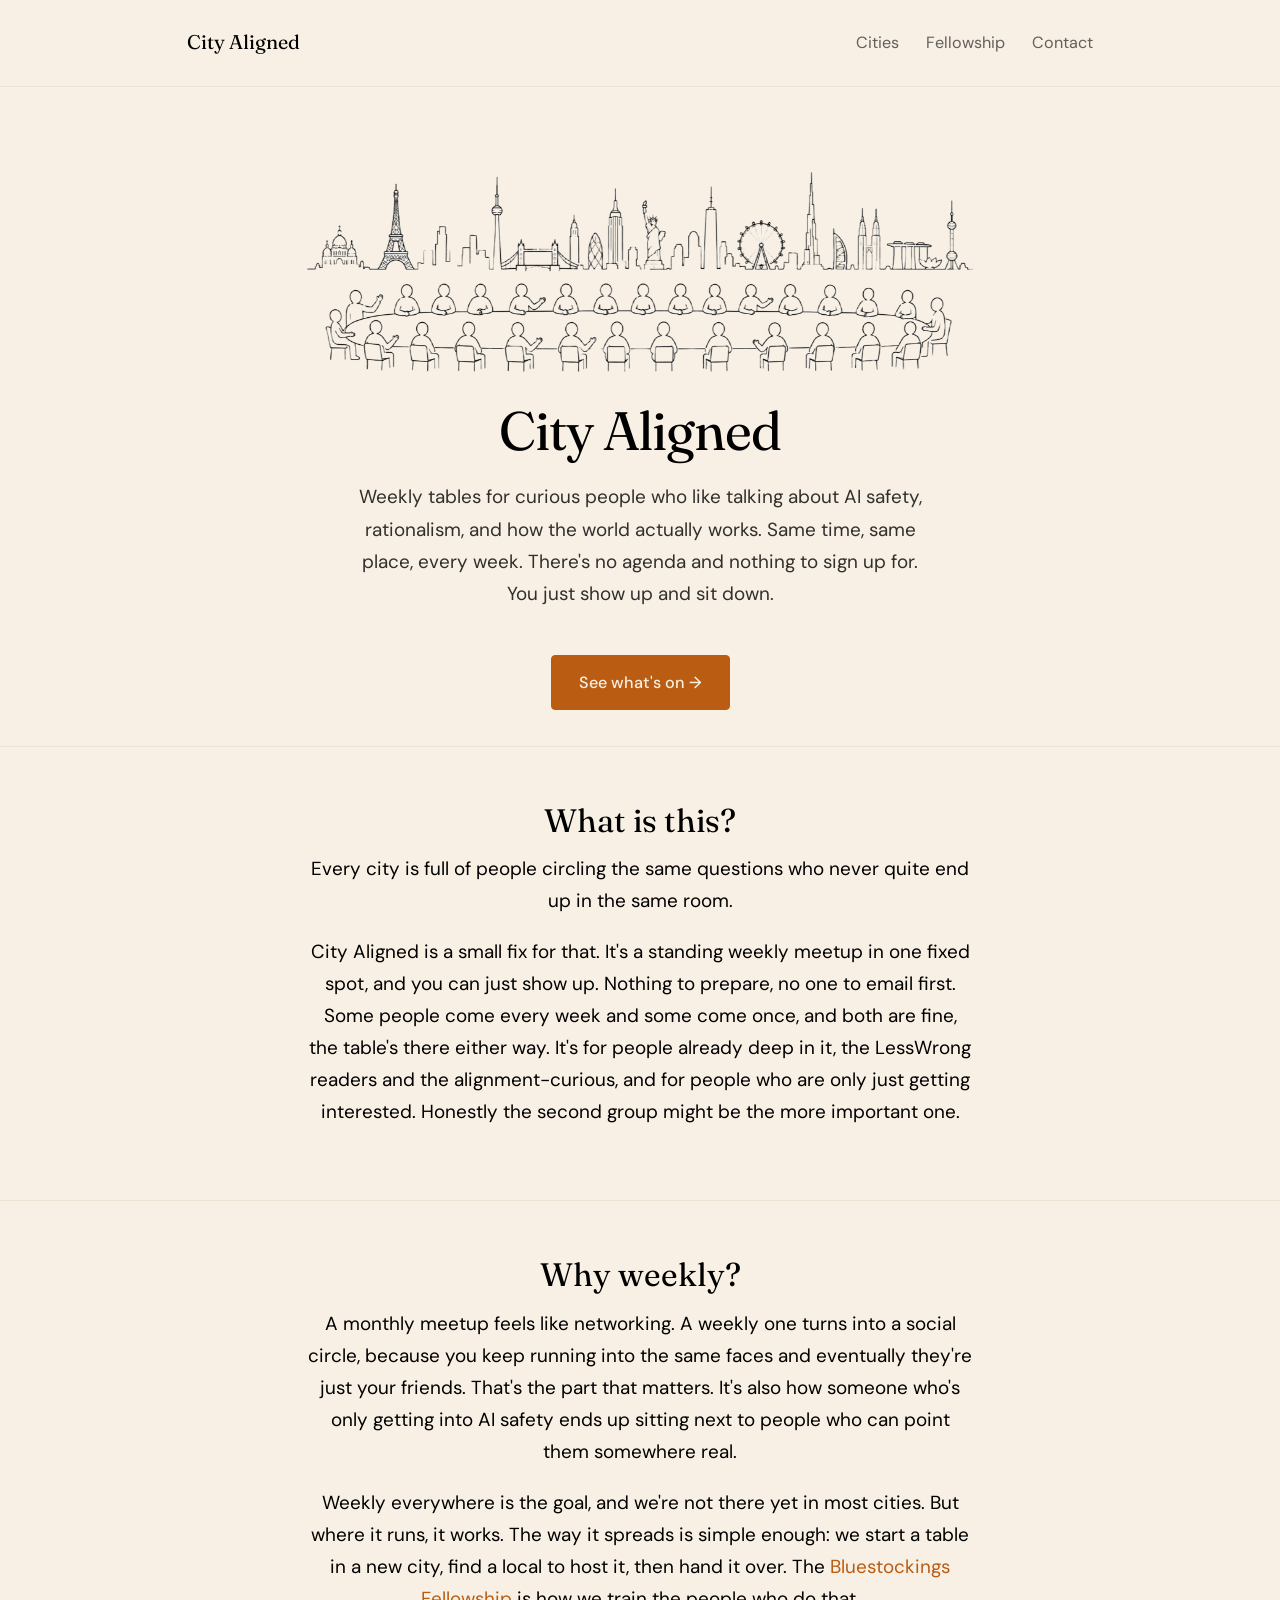
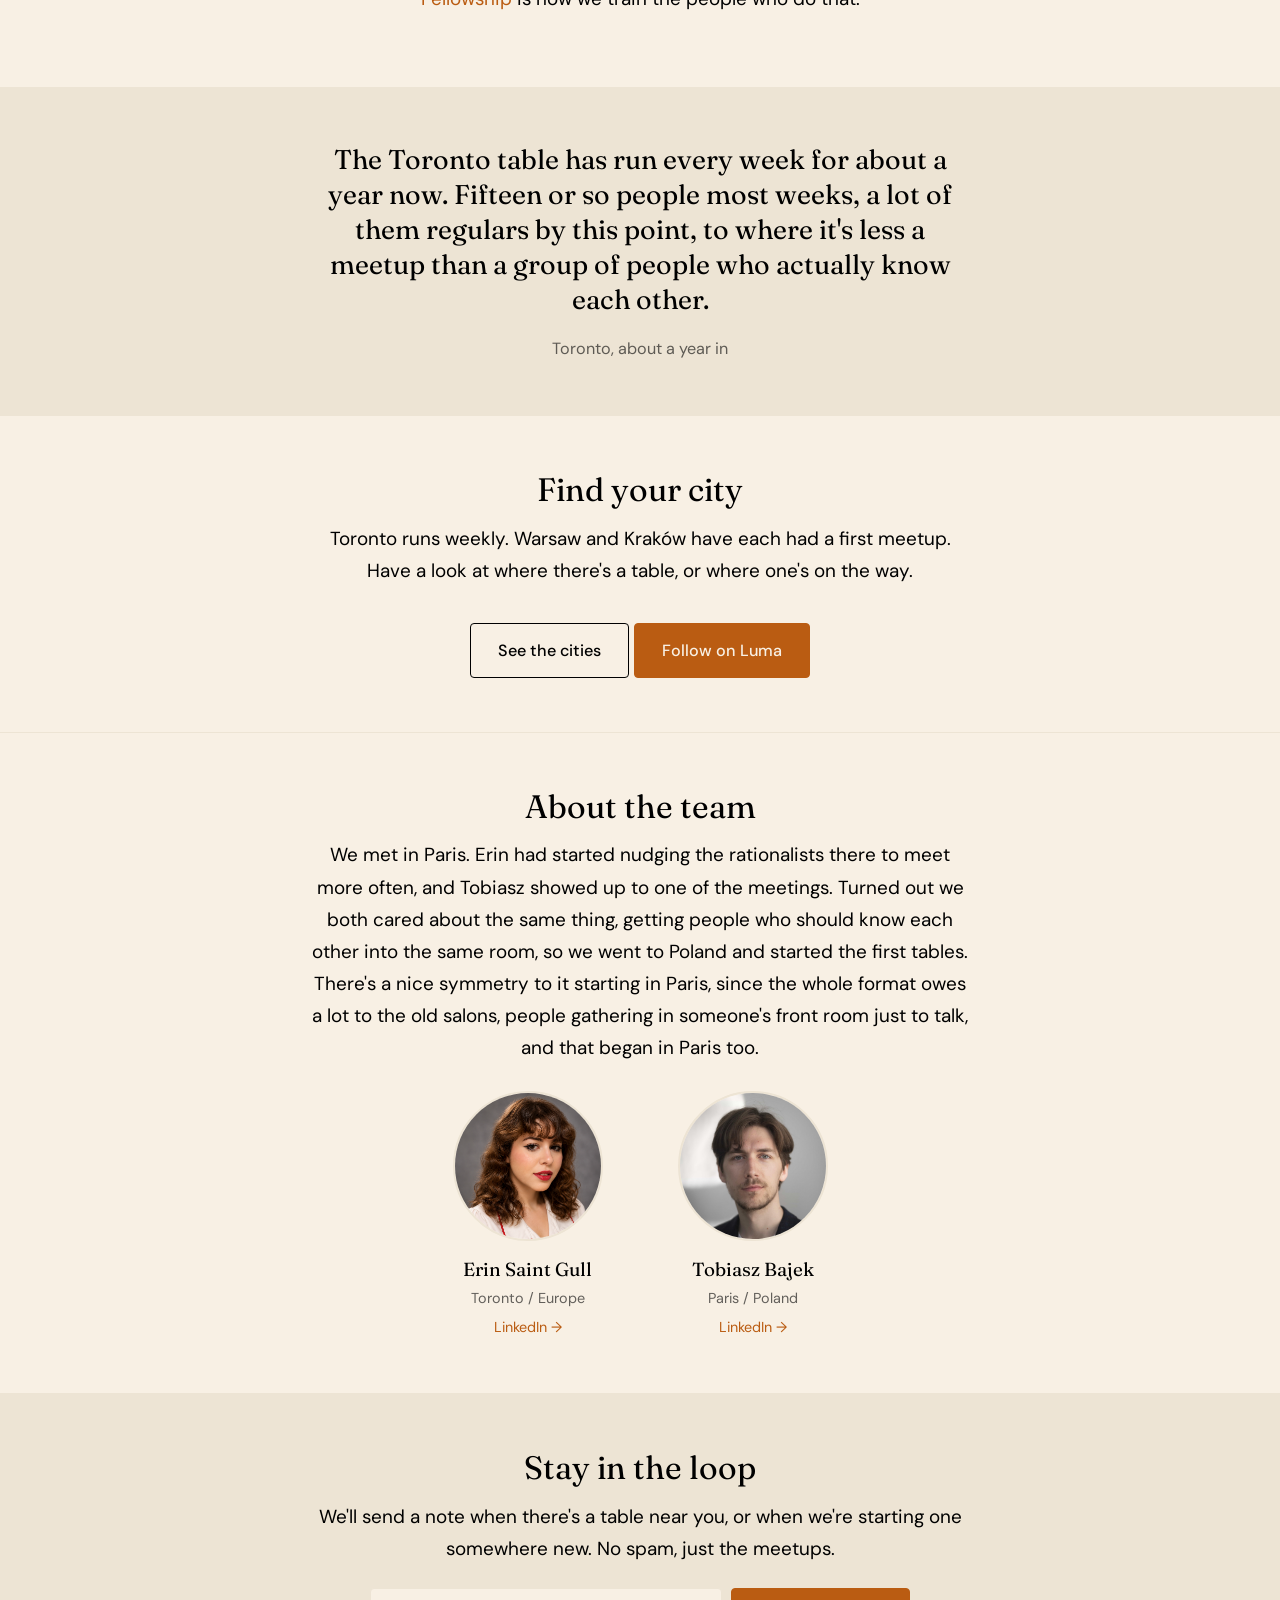
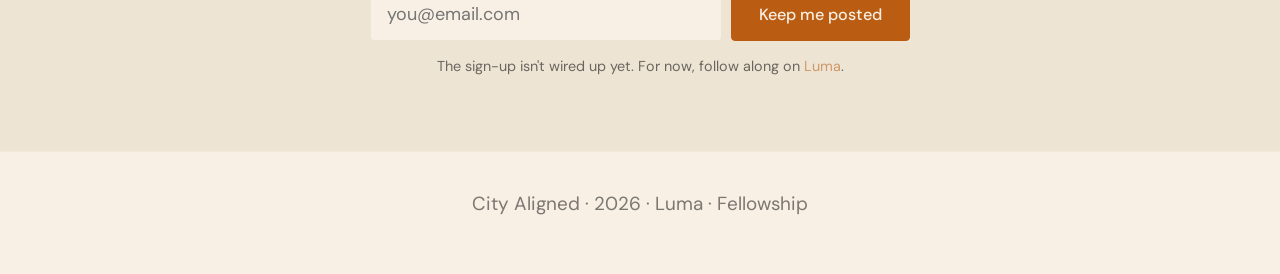
<file: index.html>
<!DOCTYPE html>
<html lang="en">
<head>
  <meta charset="UTF-8">
  <meta name="viewport" content="width=device-width, initial-scale=1.0">
  <title>City Aligned</title>
  <meta name="description" content="Weekly tables for curious people who like talking about AI safety, rationalism, and how the world works. Same time, same place. Just show up.">
  <meta property="og:title" content="City Aligned">
  <meta property="og:description" content="Weekly tables for curious people who like talking about AI safety, rationalism, and how the world works.">
  <meta property="og:image" content="/assets/images/real-website-banner.png">
  <meta property="og:type" content="website">
  <link rel="preconnect" href="https://fonts.googleapis.com">
  <link rel="preconnect" href="https://fonts.gstatic.com" crossorigin>
  <link href="https://fonts.googleapis.com/css2?family=DM+Sans:wght@400;500;700&family=Fraunces:opsz,wght@9..144,400;9..144,600&display=swap" rel="stylesheet">
  <link rel="stylesheet" href="/assets/css/style.css">
</head>
<body>

  <header class="site-header">
    <div class="container container--wide">
      <a href="/" class="site-logo">City Aligned</a>
      <nav>
        <ul class="site-nav">
          <li><a href="/cities/">Cities</a></li>
          <li><a href="/fellowship/">Fellowship</a></li>
          <li><a href="/#newsletter">Contact</a></li>
        </ul>
      </nav>
    </div>
  </header>

  <main>
    <section class="hero">
      <div class="container">
        <img src="/assets/images/real-website-banner.png" alt="Illustrated skyline with people gathered at a long table" class="hero-banner">
        <h1>City Aligned</h1>
        <p>Weekly tables for curious people who like talking about AI safety, rationalism, and how the world actually works. Same time, same place, every week. There's no agenda and nothing to sign up for. You just show up and sit down.</p>
        <a href="https://luma.com/cityaligned" class="btn btn--primary" target="_blank" rel="noopener">See what's on →</a>
      </div>
    </section>

    <section class="text-center">
      <div class="container">
        <h2>What is this?</h2>
        <p class="lede">Every city is full of people circling the same questions who never quite end up in the same room.</p>
        <p>City Aligned is a small fix for that. It's a standing weekly meetup in one fixed spot, and you can just show up. Nothing to prepare, no one to email first. Some people come every week and some come once, and both are fine, the table's there either way. It's for people already deep in it, the LessWrong readers and the alignment-curious, and for people who are only just getting interested. Honestly the second group might be the more important one.</p>
      </div>
    </section>

    <section class="text-center">
      <div class="container">
        <h2>Why weekly?</h2>
        <p>A monthly meetup feels like networking. A weekly one turns into a social circle, because you keep running into the same faces and eventually they're just your friends. That's the part that matters. It's also how someone who's only getting into AI safety ends up sitting next to people who can point them somewhere real.</p>
        <p>Weekly everywhere is the goal, and we're not there yet in most cities. But where it runs, it works. The way it spreads is simple enough: we start a table in a new city, find a local to host it, then hand it over. The <a href="/fellowship/">Bluestockings Fellowship</a> is how we train the people who do that.</p>
      </div>
    </section>

    <section class="proof">
      <div class="container">
        <blockquote>The Toronto table has run every week for about a year now. Fifteen or so people most weeks, a lot of them regulars by this point, to where it's less a meetup than a group of people who actually know each other.</blockquote>
        <cite>Toronto, about a year in</cite>
      </div>
    </section>

    <section class="text-center">
      <div class="container">
        <h2>Find your city</h2>
        <p style="margin-left:auto;margin-right:auto;">Toronto runs weekly. Warsaw and Kraków have each had a first meetup. Have a look at where there's a table, or where one's on the way.</p>
        <a href="/cities/" class="btn mt-2">See the cities</a>
        <a href="https://luma.com/cityaligned" class="btn btn--primary mt-2" target="_blank" rel="noopener">Follow on Luma</a>
      </div>
    </section>

    <section>
      <div class="container text-center">
        <h2>About the team</h2>
        <p style="margin-left:auto;margin-right:auto;">We met in Paris. Erin had started nudging the rationalists there to meet more often, and Tobiasz showed up to one of the meetings. Turned out we both cared about the same thing, getting people who should know each other into the same room, so we went to Poland and started the first tables. There's a nice symmetry to it starting in Paris, since the whole format owes a lot to the old salons, people gathering in someone's front room just to talk, and that began in Paris too.</p>
        <div class="team-grid">
          <div class="team-card">
            <a href="https://www.linkedin.com/in/erinsaintgull/" target="_blank" rel="noopener">
              <img src="/assets/images/team/erin.png" alt="Erin Saint Gull">
              <div class="name">Erin Saint Gull</div>
              <div class="location">Toronto / Europe</div>
              <div class="linkedin">LinkedIn →</div>
            </a>
          </div>
          <div class="team-card">
            <a href="https://www.linkedin.com/in/tobiasz-bajek/" target="_blank" rel="noopener">
              <img src="/assets/images/team/tobiasz.jpeg" alt="Tobiasz Bajek">
              <div class="name">Tobiasz Bajek</div>
              <div class="location">Paris / Poland</div>
              <div class="linkedin">LinkedIn →</div>
            </a>
          </div>
        </div>
      </div>
    </section>

    <section class="newsletter" id="newsletter">
      <div class="container text-center">
        <h2>Stay in the loop</h2>
        <p style="margin-left:auto;margin-right:auto;">We'll send a note when there's a table near you, or when we're starting one somewhere new. No spam, just the meetups.</p>
        <!-- TODO: point action at the Listmonk public subscription endpoint once it's set up -->
        <form class="newsletter-form" action="#" method="post" onsubmit="return false;">
          <input type="email" name="email" placeholder="you@email.com" aria-label="Email address" required>
          <button type="submit" class="btn btn--primary">Keep me posted</button>
        </form>
        <p class="newsletter-note">The sign-up isn't wired up yet. For now, follow along on <a href="https://luma.com/cityaligned" target="_blank" rel="noopener">Luma</a>.</p>
      </div>
    </section>

  </main>

  <footer class="site-footer">
    <div class="container">
      <p>City Aligned · 2026 · <a href="https://luma.com/cityaligned" target="_blank" rel="noopener">Luma</a> · <a href="/fellowship/">Fellowship</a></p>
    </div>
  </footer>

</body>
</html>
</file>
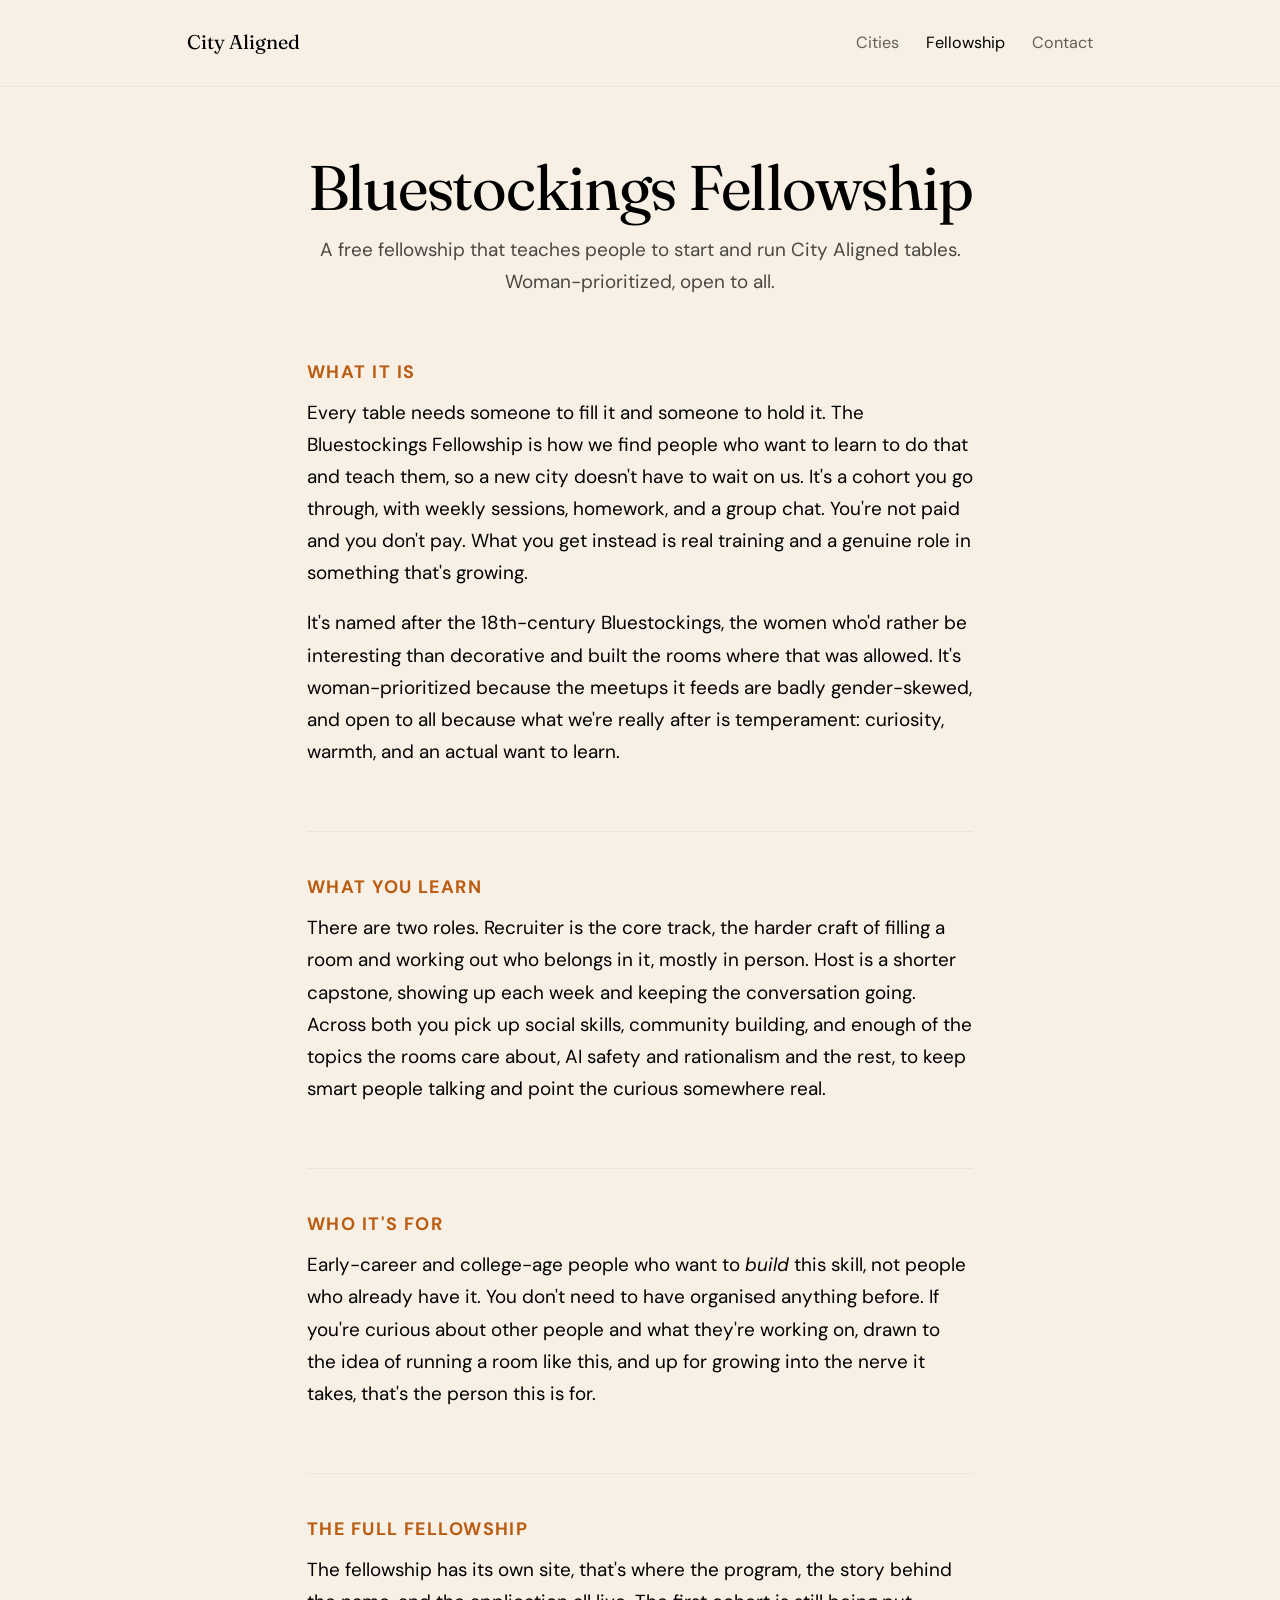
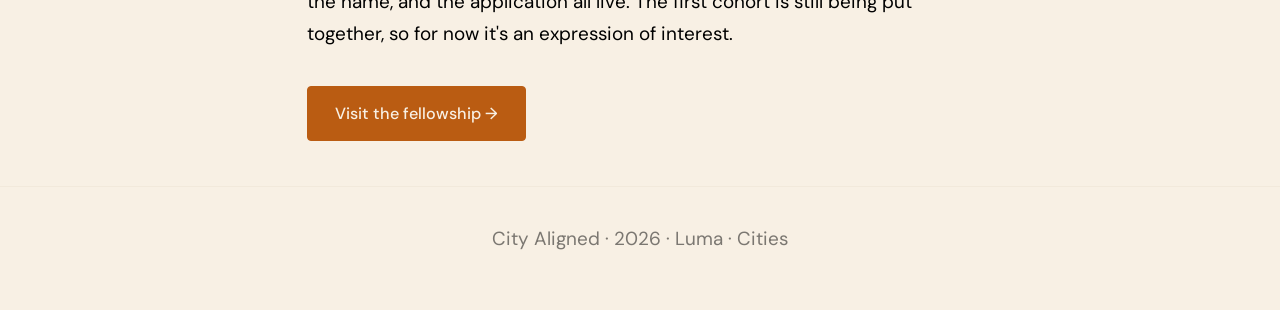
<file: fellowship/index.html>
<!DOCTYPE html>
<html lang="en">
<head>
  <meta charset="UTF-8">
  <meta name="viewport" content="width=device-width, initial-scale=1.0">
  <title>Fellowship — City Aligned</title>
  <meta name="description" content="The Bluestockings Fellowship teaches people to start and run City Aligned tables. Free, cohort-based, woman-prioritized and open to all.">
  <meta property="og:title" content="Bluestockings Fellowship — City Aligned">
  <meta property="og:description" content="A free fellowship that teaches people to start and run City Aligned tables. Woman-prioritized, open to all.">
  <meta property="og:image" content="/assets/images/website-banner.png">
  <meta property="og:type" content="website">
  <link rel="preconnect" href="https://fonts.googleapis.com">
  <link rel="preconnect" href="https://fonts.gstatic.com" crossorigin>
  <link href="https://fonts.googleapis.com/css2?family=DM+Sans:wght@400;500;700&family=Fraunces:opsz,wght@9..144,400;9..144,600&display=swap" rel="stylesheet">
  <link rel="stylesheet" href="/assets/css/style.css">
</head>
<body>

  <header class="site-header">
    <div class="container container--wide">
      <a href="/" class="site-logo">City Aligned</a>
      <nav>
        <ul class="site-nav">
          <li><a href="/cities/">Cities</a></li>
          <li><a href="/fellowship/" class="active">Fellowship</a></li>
          <li><a href="/#newsletter">Contact</a></li>
        </ul>
      </nav>
    </div>
  </header>

  <main>
    <section class="page-title">
      <div class="container">
        <h1>Bluestockings Fellowship</h1>
        <p>A free fellowship that teaches people to start and run City Aligned tables. Woman-prioritized, open to all.</p>
      </div>
    </section>

    <div class="container">
      <div class="info-block">
        <h2>What it is</h2>
        <p>Every table needs someone to fill it and someone to hold it. The Bluestockings Fellowship is how we find people who want to learn to do that and teach them, so a new city doesn't have to wait on us. It's a cohort you go through, with weekly sessions, homework, and a group chat. You're not paid and you don't pay. What you get instead is real training and a genuine role in something that's growing.</p>
        <p>It's named after the 18th-century Bluestockings, the women who'd rather be interesting than decorative and built the rooms where that was allowed. It's woman-prioritized because the meetups it feeds are badly gender-skewed, and open to all because what we're really after is temperament: curiosity, warmth, and an actual want to learn.</p>
      </div>

      <div class="info-block">
        <h2>What you learn</h2>
        <p>There are two roles. Recruiter is the core track, the harder craft of filling a room and working out who belongs in it, mostly in person. Host is a shorter capstone, showing up each week and keeping the conversation going. Across both you pick up social skills, community building, and enough of the topics the rooms care about, AI safety and rationalism and the rest, to keep smart people talking and point the curious somewhere real.</p>
      </div>

      <div class="info-block">
        <h2>Who it's for</h2>
        <p>Early-career and college-age people who want to <em>build</em> this skill, not people who already have it. You don't need to have organised anything before. If you're curious about other people and what they're working on, drawn to the idea of running a room like this, and up for growing into the nerve it takes, that's the person this is for.</p>
      </div>

      <div class="info-block">
        <h2>The full fellowship</h2>
        <p>The fellowship has its own site, that's where the program, the story behind the name, and the application all live. The first cohort is still being put together, so for now it's an expression of interest.</p>
        <a href="https://bluestockings.club" class="btn btn--primary mt-2" target="_blank" rel="noopener">Visit the fellowship →</a>
      </div>
    </div>
  </main>

  <footer class="site-footer">
    <div class="container">
      <p>City Aligned · 2026 · <a href="https://luma.com/cityaligned" target="_blank" rel="noopener">Luma</a> · <a href="/cities/">Cities</a></p>
    </div>
  </footer>

</body>
</html>
</file>
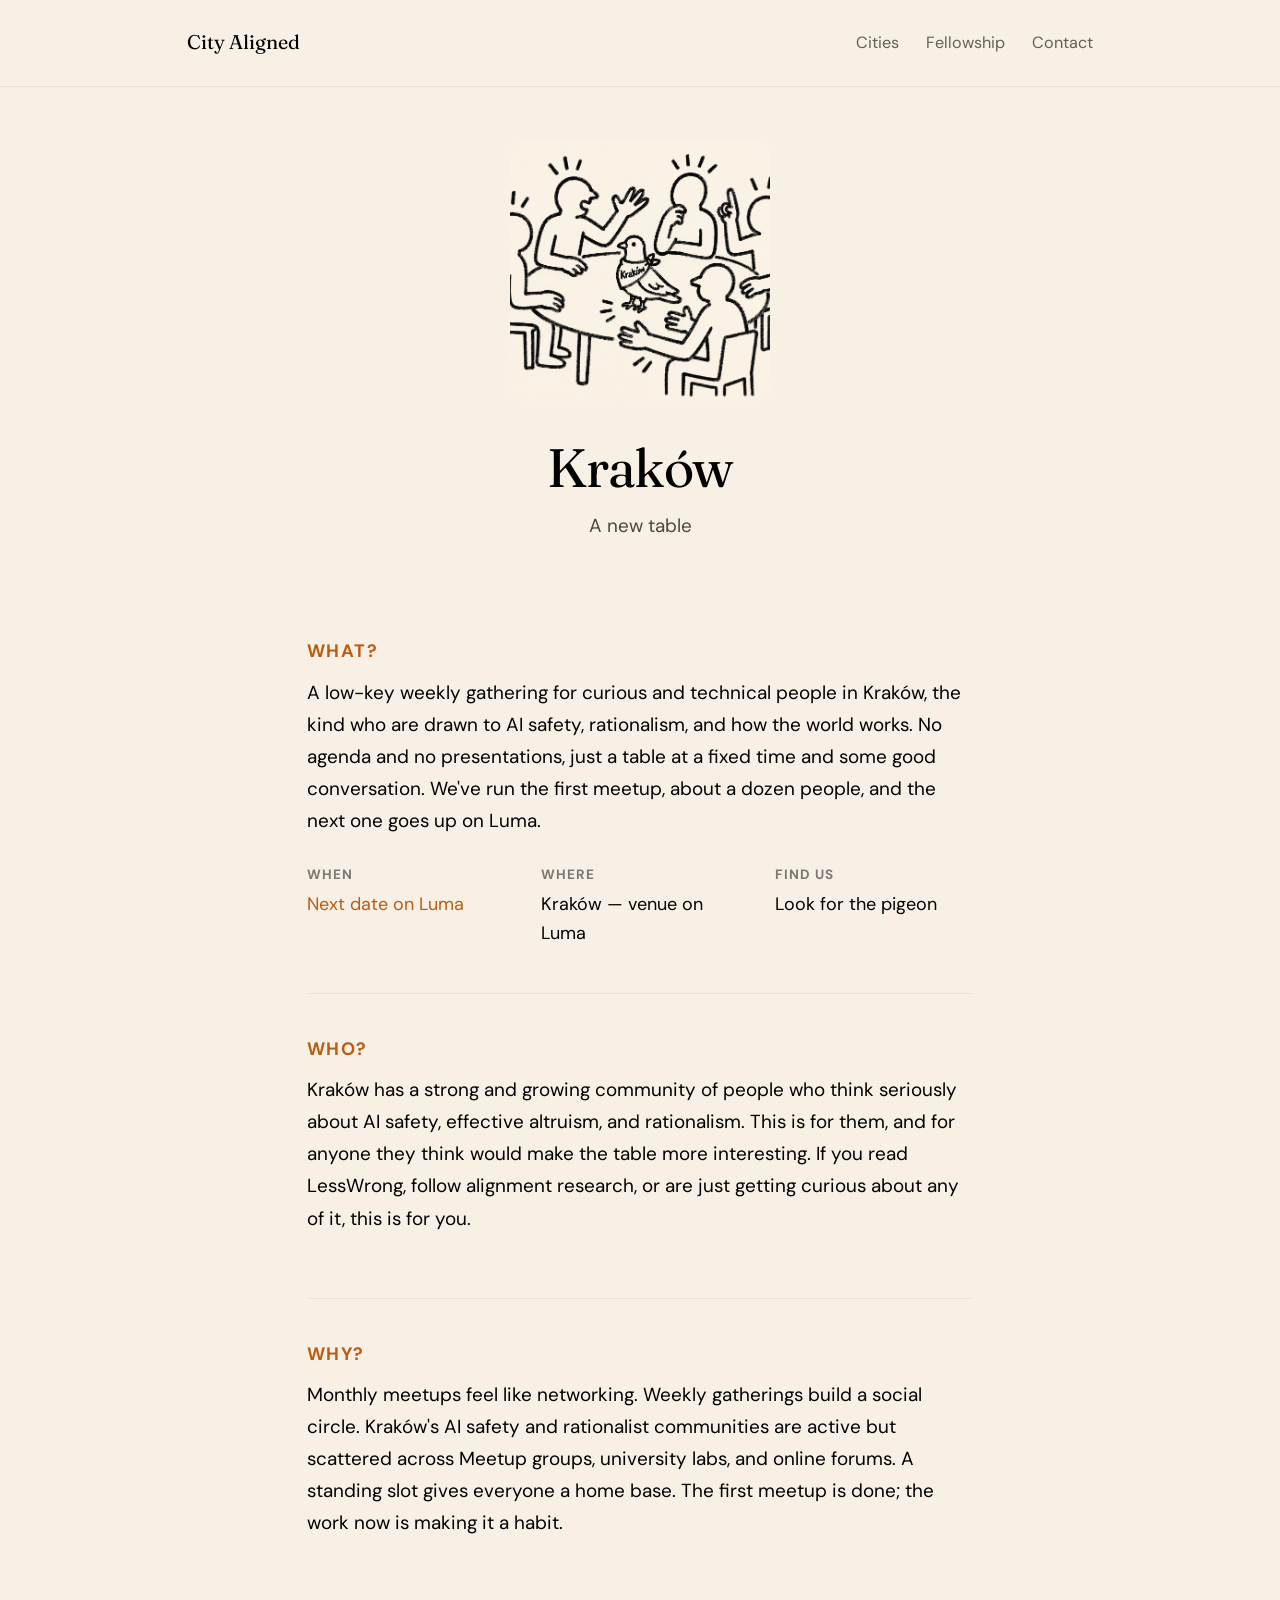
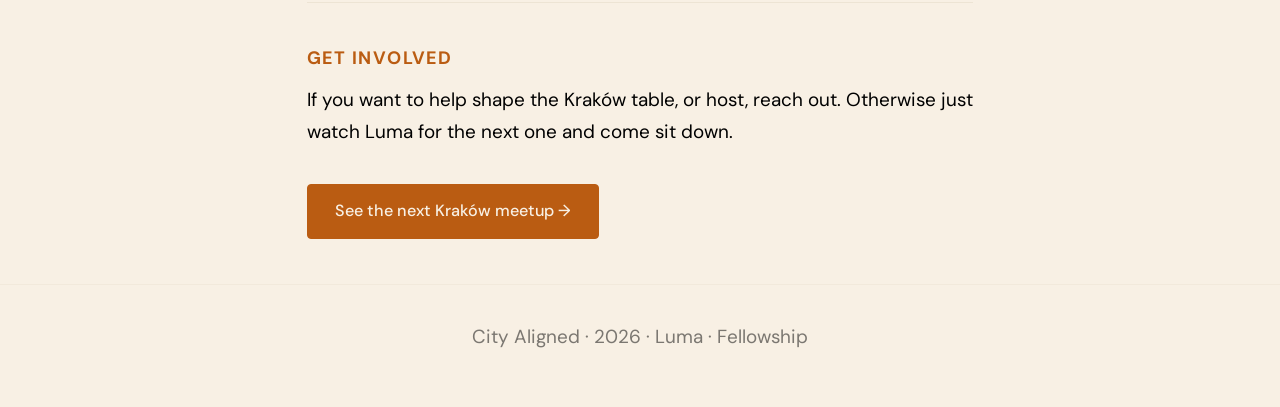
<file: krakow/index.html>
<!DOCTYPE html>
<html lang="en">
<head>
  <meta charset="UTF-8">
  <meta name="viewport" content="width=device-width, initial-scale=1.0">
  <title>Kraków — City Aligned</title>
  <meta name="description" content="A new City Aligned table in Kraków for curious, technical, and thoughtful people interested in AI safety and rationalism.">
  <meta property="og:title" content="Kraków — City Aligned">
  <meta property="og:description" content="A new City Aligned table in Kraków for curious, technical, and thoughtful people.">
  <meta property="og:image" content="/assets/images/krakow.png">
  <meta property="og:type" content="website">
  <link rel="preconnect" href="https://fonts.googleapis.com">
  <link rel="preconnect" href="https://fonts.gstatic.com" crossorigin>
  <link href="https://fonts.googleapis.com/css2?family=DM+Sans:wght@400;500;700&family=Fraunces:opsz,wght@9..144,400;9..144,600&display=swap" rel="stylesheet">
  <link rel="stylesheet" href="/assets/css/style.css">
</head>
<body>

  <header class="site-header">
    <div class="container container--wide">
      <a href="/" class="site-logo">City Aligned</a>
      <nav>
        <ul class="site-nav">
          <li><a href="/cities/">Cities</a></li>
          <li><a href="/fellowship/">Fellowship</a></li>
          <li><a href="/#newsletter">Contact</a></li>
        </ul>
      </nav>
    </div>
  </header>

  <main>
    <section class="city-hero">
      <div class="container">
        <img src="/assets/images/krakow.png" alt="Illustrated people around a table with a Kraków pigeon">
        <h1>Kraków</h1>
        <p class="tagline">A new table</p>
      </div>
    </section>

    <div class="container">
      <div class="info-block">
        <h2>What?</h2>
        <p>A low-key weekly gathering for curious and technical people in Kraków, the kind who are drawn to AI safety, rationalism, and how the world works. No agenda and no presentations, just a table at a fixed time and some good conversation. We've run the first meetup, about a dozen people, and the next one goes up on Luma.</p>
        <div class="detail-row">
          <div class="detail-item">
            <div class="label">When</div>
            <div class="value"><a href="https://luma.com/cityaligned" target="_blank" rel="noopener">Next date on Luma</a></div>
          </div>
          <div class="detail-item">
            <div class="label">Where</div>
            <div class="value">Kraków — venue on Luma</div>
          </div>
          <div class="detail-item">
            <div class="label">Find us</div>
            <div class="value">Look for the pigeon</div>
          </div>
        </div>
      </div>

      <div class="info-block">
        <h2>Who?</h2>
        <p>Kraków has a strong and growing community of people who think seriously about AI safety, effective altruism, and rationalism. This is for them, and for anyone they think would make the table more interesting. If you read LessWrong, follow alignment research, or are just getting curious about any of it, this is for you.</p>
      </div>

      <div class="info-block">
        <h2>Why?</h2>
        <p>Monthly meetups feel like networking. Weekly gatherings build a social circle. Kraków's AI safety and rationalist communities are active but scattered across Meetup groups, university labs, and online forums. A standing slot gives everyone a home base. The first meetup is done; the work now is making it a habit.</p>
      </div>

      <div class="info-block">
        <h2>Get involved</h2>
        <p>If you want to help shape the Kraków table, or host, reach out. Otherwise just watch Luma for the next one and come sit down.</p>
        <a href="https://luma.com/cityaligned" class="btn btn--primary mt-2" target="_blank" rel="noopener">See the next Kraków meetup →</a>
      </div>
    </div>
  </main>

  <footer class="site-footer">
    <div class="container">
      <p>City Aligned · 2026 · <a href="https://luma.com/cityaligned" target="_blank" rel="noopener">Luma</a> · <a href="/fellowship/">Fellowship</a></p>
    </div>
  </footer>

</body>
</html>
</file>
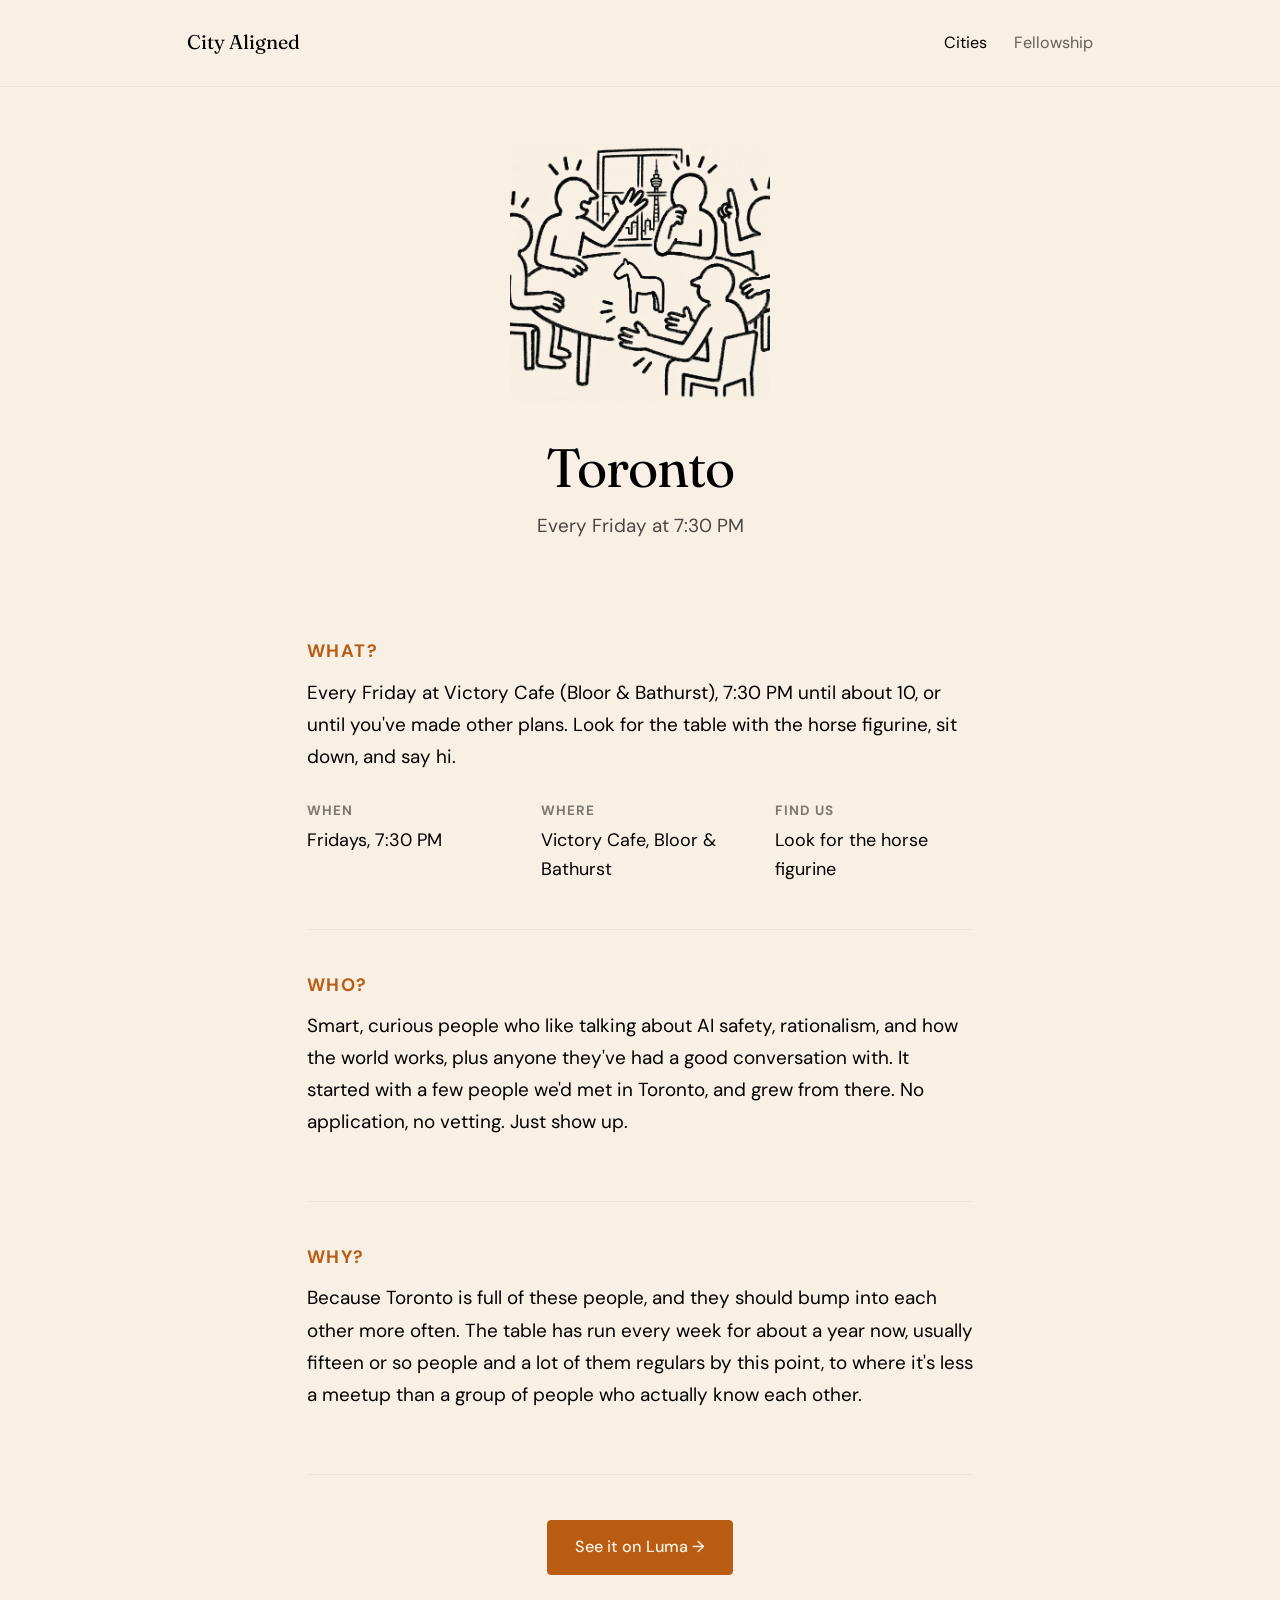
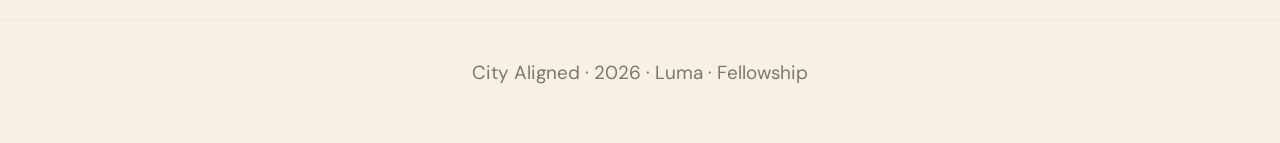
<file: toronto/index.html>
<!DOCTYPE html>
<html lang="en">
<head>
  <meta charset="UTF-8">
  <meta name="viewport" content="width=device-width, initial-scale=1.0">
  <title>Toronto — City Aligned</title>
  <meta name="description" content="Weekly gathering every Friday at 7:30 PM at Victory Cafe, Toronto.">
  <meta property="og:title" content="Toronto — City Aligned">
  <meta property="og:description" content="Weekly gathering every Friday at 7:30 PM at Victory Cafe, Toronto.">
  <meta property="og:image" content="/assets/images/toronto.png">
  <meta property="og:type" content="website">
  <link rel="preconnect" href="https://fonts.googleapis.com">
  <link rel="preconnect" href="https://fonts.gstatic.com" crossorigin>
  <link href="https://fonts.googleapis.com/css2?family=DM+Sans:wght@400;500;700&family=Fraunces:opsz,wght@9..144,400;9..144,600&display=swap" rel="stylesheet">
  <link rel="stylesheet" href="/assets/css/style.css">
</head>
<body>

  <header class="site-header">
    <div class="container container--wide">
      <a href="/" class="site-logo">City Aligned</a>
      <nav>
        <ul class="site-nav">
          <li><a href="/cities/" class="active">Cities</a></li>
          <li><a href="/fellowship/">Fellowship</a></li>
        </ul>
      </nav>
    </div>
  </header>

  <main>
    <section class="city-hero">
      <div class="container">
        <img src="/assets/images/toronto.png" alt="Illustrated people around a table with the CN Tower visible through a window">
        <h1>Toronto</h1>
        <p class="tagline">Every Friday at 7:30 PM</p>
      </div>
    </section>

    <div class="container">
      <div class="info-block">
        <h2>What?</h2>
        <p>Every Friday at Victory Cafe (Bloor &amp; Bathurst), 7:30 PM until about 10, or until you've made other plans. Look for the table with the horse figurine, sit down, and say hi.</p>
        <div class="detail-row">
          <div class="detail-item">
            <div class="label">When</div>
            <div class="value">Fridays, 7:30 PM</div>
          </div>
          <div class="detail-item">
            <div class="label">Where</div>
            <div class="value">Victory Cafe, Bloor & Bathurst</div>
          </div>
          <div class="detail-item">
            <div class="label">Find us</div>
            <div class="value">Look for the horse figurine</div>
          </div>
        </div>
      </div>

      <div class="info-block">
        <h2>Who?</h2>
        <p>Smart, curious people who like talking about AI safety, rationalism, and how the world works, plus anyone they've had a good conversation with. It started with a few people we'd met in Toronto, and grew from there. No application, no vetting. Just show up.</p>
      </div>

      <div class="info-block">
        <h2>Why?</h2>
        <p>Because Toronto is full of these people, and they should bump into each other more often. The table has run every week for about a year now, usually fifteen or so people and a lot of them regulars by this point, to where it's less a meetup than a group of people who actually know each other.</p>
      </div>

      <div class="info-block text-center">
        <a href="https://luma.com/cityaligned" class="btn btn--primary" target="_blank" rel="noopener">See it on Luma →</a>
      </div>
    </div>
  </main>

  <footer class="site-footer">
    <div class="container">
      <p>City Aligned · 2026 · <a href="https://luma.com/cityaligned" target="_blank" rel="noopener">Luma</a> · <a href="/fellowship/">Fellowship</a></p>
    </div>
  </footer>

</body>
</html>
</file>
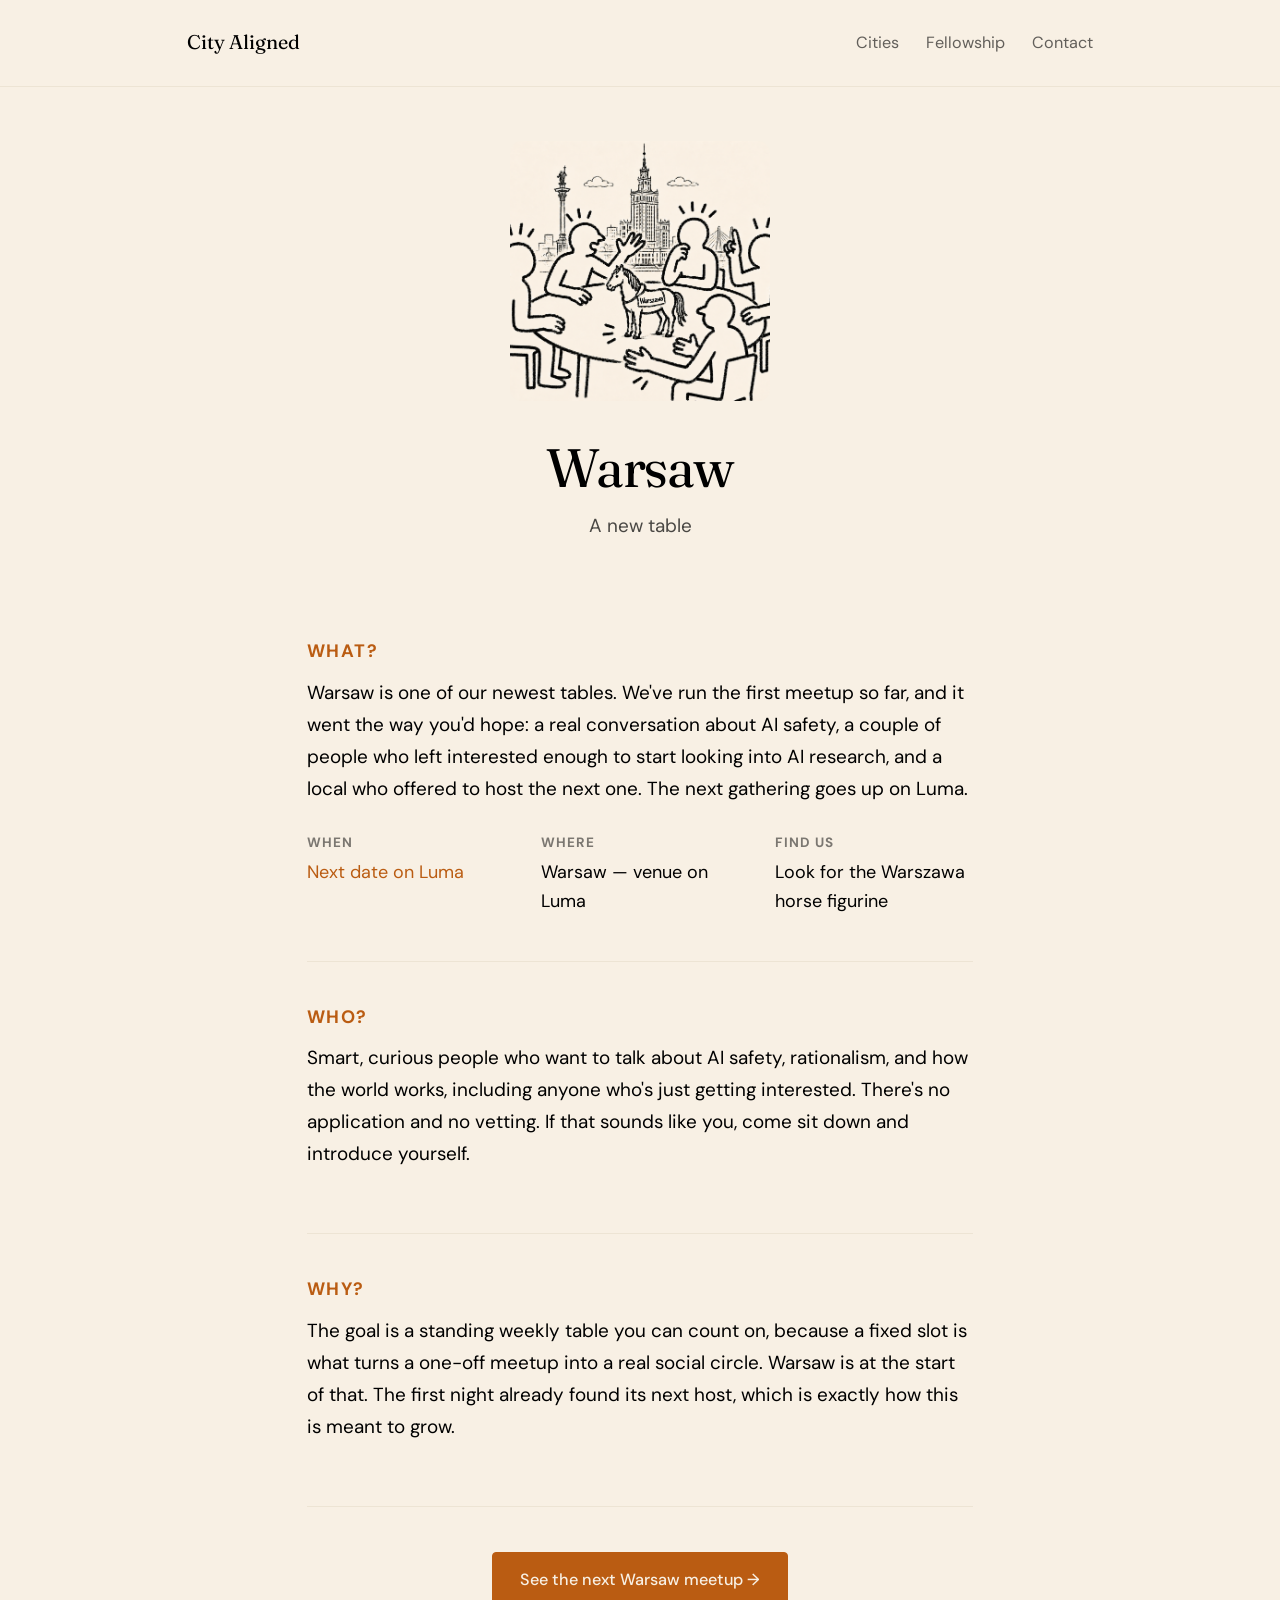
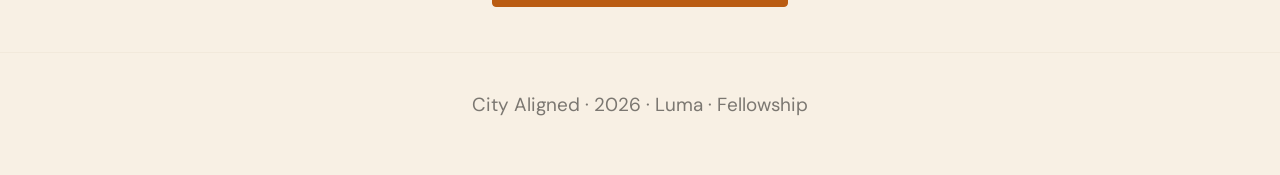
<file: warsaw/index.html>
<!DOCTYPE html>
<html lang="en">
<head>
  <meta charset="UTF-8">
  <meta name="viewport" content="width=device-width, initial-scale=1.0">
  <title>Warsaw — City Aligned</title>
  <meta name="description" content="A new City Aligned table in Warsaw for smart, curious people interested in AI safety and rationalism. The next meetup is on Luma.">
  <meta property="og:title" content="Warsaw — City Aligned">
  <meta property="og:description" content="A new City Aligned table in Warsaw for smart, curious people interested in AI safety and rationalism.">
  <meta property="og:image" content="/assets/images/warsaw.png">
  <meta property="og:type" content="website">
  <link rel="preconnect" href="https://fonts.googleapis.com">
  <link rel="preconnect" href="https://fonts.gstatic.com" crossorigin>
  <link href="https://fonts.googleapis.com/css2?family=DM+Sans:wght@400;500;700&family=Fraunces:opsz,wght@9..144,400;9..144,600&display=swap" rel="stylesheet">
  <link rel="stylesheet" href="/assets/css/style.css">
</head>
<body>

  <header class="site-header">
    <div class="container container--wide">
      <a href="/" class="site-logo">City Aligned</a>
      <nav>
        <ul class="site-nav">
          <li><a href="/cities/">Cities</a></li>
          <li><a href="/fellowship/">Fellowship</a></li>
          <li><a href="/#newsletter">Contact</a></li>
        </ul>
      </nav>
    </div>
  </header>

  <main>
    <section class="city-hero">
      <div class="container">
        <img src="/assets/images/warsaw.png" alt="Illustrated people around a table with the Palace of Culture and a Warszawa horse figurine">
        <h1>Warsaw</h1>
        <p class="tagline">A new table</p>
      </div>
    </section>

    <div class="container">
      <div class="info-block">
        <h2>What?</h2>
        <p>Warsaw is one of our newest tables. We've run the first meetup so far, and it went the way you'd hope: a real conversation about AI safety, a couple of people who left interested enough to start looking into AI research, and a local who offered to host the next one. The next gathering goes up on Luma.</p>
        <div class="detail-row">
          <div class="detail-item">
            <div class="label">When</div>
            <div class="value"><a href="https://luma.com/cityaligned" target="_blank" rel="noopener">Next date on Luma</a></div>
          </div>
          <div class="detail-item">
            <div class="label">Where</div>
            <div class="value">Warsaw — venue on Luma</div>
          </div>
          <div class="detail-item">
            <div class="label">Find us</div>
            <div class="value">Look for the Warszawa horse figurine</div>
          </div>
        </div>
      </div>

      <div class="info-block">
        <h2>Who?</h2>
        <p>Smart, curious people who want to talk about AI safety, rationalism, and how the world works, including anyone who's just getting interested. There's no application and no vetting. If that sounds like you, come sit down and introduce yourself.</p>
      </div>

      <div class="info-block">
        <h2>Why?</h2>
        <p>The goal is a standing weekly table you can count on, because a fixed slot is what turns a one-off meetup into a real social circle. Warsaw is at the start of that. The first night already found its next host, which is exactly how this is meant to grow.</p>
      </div>

      <div class="info-block text-center">
        <a href="https://luma.com/cityaligned" class="btn btn--primary" target="_blank" rel="noopener">See the next Warsaw meetup →</a>
      </div>
    </div>
  </main>

  <footer class="site-footer">
    <div class="container">
      <p>City Aligned · 2026 · <a href="https://luma.com/cityaligned" target="_blank" rel="noopener">Luma</a> · <a href="/fellowship/">Fellowship</a></p>
    </div>
  </footer>

</body>
</html>
</file>
<file: assets/css/style.css>
/* === City Aligned — Global Styles === */

:root {
  --linen: #f8f0e4;
  --black: #000000;
  --autumn-ember: #ba5c12;
  --dark-cyan: #55868c;
  --glaucous: #7272ab;
  --linen-dark: #ede4d4;
}

* {
  margin: 0;
  padding: 0;
  box-sizing: border-box;
}

html {
  font-size: 18px;
  scroll-behavior: smooth;
}

body {
  font-family: 'DM Sans', sans-serif;
  background-color: var(--linen);
  color: var(--black);
  line-height: 1.6;
  -webkit-font-smoothing: antialiased;
}

/* === Typography === */

h1, h2, h3 {
  font-family: 'Fraunces', serif;
  font-weight: 400;
  line-height: 1.2;
}

h1 {
  font-size: 3rem;
  letter-spacing: -0.02em;
}

h2 {
  font-size: 1.8rem;
  margin-bottom: 0.75rem;
}

h3 {
  font-size: 1.3rem;
  margin-bottom: 0.5rem;
}

p {
  margin-bottom: 1rem;
  max-width: 38em;
  font-size: 1.05rem;
  line-height: 1.7;
}

/* Centered contexts: hero, page titles, CTAs, team, newsletter */
.hero p,
.page-title p,
.city-hero .tagline,
.text-center p,
.text-center .lede {
  text-align: center;
  margin-left: auto;
  margin-right: auto;
}

a {
  color: var(--autumn-ember);
  text-decoration: none;
  border-bottom: 1px solid transparent;
  transition: border-color 0.2s;
}

a:hover {
  border-bottom-color: var(--autumn-ember);
}

/* === Layout === */

.container {
  max-width: 720px;
  margin: 0 auto;
  padding: 0 1.5rem;
}

.container--wide {
  max-width: 960px;
}

/* === Header / Nav === */

.site-header {
  padding: 1.5rem 0;
  border-bottom: 1px solid var(--linen-dark);
}

.site-header .container {
  display: flex;
  justify-content: space-between;
  align-items: center;
}

.site-logo {
  font-family: 'Fraunces', serif;
  font-size: 1.1rem;
  color: var(--black);
  border-bottom: none;
}

.site-logo:hover {
  border-bottom: none;
  color: var(--autumn-ember);
}

.site-nav {
  display: flex;
  gap: 1.5rem;
  list-style: none;
  font-size: 0.9rem;
}

.site-nav a {
  color: var(--black);
  opacity: 0.6;
  transition: opacity 0.2s;
  border-bottom: none;
}

.site-nav a:hover,
.site-nav a.active {
  opacity: 1;
  border-bottom: none;
}

/* === Hero (Homepage) === */

.hero {
  padding: 4rem 0 2rem;
  text-align: center;
}

.hero h1 {
  margin-bottom: 1rem;
}

.hero p {
  max-width: 30em;
  margin: 0 auto 2rem;
  font-size: 1.05rem;
  opacity: 0.8;
}

.hero-banner {
  width: 100%;
  max-width: 720px;
  margin: 0 auto 1rem;
  display: block;
}

.hero .btn {
  margin-top: 0.5rem;
}

/* === Sections === */

section {
  padding: 3rem 0;
}

section + section {
  border-top: 1px solid var(--linen-dark);
}

.lede {
  font-size: 1.05rem;
}

/* === Page title (Cities / Fellowship) === */

.page-title {
  padding: 3.5rem 0 1rem;
  text-align: center;
}

.page-title h1 {
  font-size: 3.5rem;
  margin-bottom: 0.5rem;
}

.page-title p {
  max-width: 34em;
  margin: 0 auto;
  opacity: 0.7;
  font-size: 1.05rem;
}

/* === Social proof === */

.proof {
  background: var(--linen-dark);
}

.proof blockquote {
  font-family: 'Fraunces', serif;
  font-size: 1.5rem;
  line-height: 1.3;
  max-width: 30em;
  margin: 0 auto 1rem;
  text-align: center;
}

.proof cite {
  display: block;
  font-style: normal;
  font-size: 0.9rem;
  opacity: 0.6;
  text-align: center;
}

/* === City Cards (Homepage / Cities) === */

.city-grid {
  display: grid;
  grid-template-columns: repeat(auto-fit, minmax(280px, 1fr));
  gap: 2rem;
  margin-top: 1.5rem;
}

.city-card {
  border: 1px solid var(--linen-dark);
  border-radius: 8px;
  overflow: hidden;
  transition: border-color 0.2s, transform 0.2s;
  background: var(--linen);
}

.city-card:hover {
  border-color: var(--autumn-ember);
  transform: translateY(-2px);
}

.city-card a {
  display: block;
  text-decoration: none;
  border-bottom: none;
  color: var(--black);
}

.city-card a:hover {
  border-bottom: none;
}

.city-card img {
  width: 100%;
  aspect-ratio: 1 / 1;
  object-fit: cover;
  display: block;
}

.city-card-body {
  padding: 1.25rem;
}

.city-card-body h3 {
  font-family: 'Fraunces', serif;
  margin-bottom: 0.25rem;
}

.city-card-body p {
  font-size: 0.85rem;
  opacity: 0.7;
  margin-bottom: 0;
}

/* === Map (Cities) === */

#map {
  height: 460px;
  width: 100%;
  border: 1px solid var(--linen-dark);
  border-radius: 12px;
  margin: 2rem 0 1rem;
  background: var(--linen-dark);
}

.leaflet-popup-content-wrapper {
  border-radius: 8px;
}

.map-popup {
  font-family: 'DM Sans', sans-serif;
}

.map-popup strong {
  font-family: 'Fraunces', serif;
  font-weight: 600;
  font-size: 1.05rem;
}

.map-popup .meta {
  display: block;
  opacity: 0.6;
  font-size: 0.85rem;
  margin: 0.15rem 0 0.35rem;
}

/* === City Page Hero === */

.city-hero {
  padding: 3rem 0 2rem;
  text-align: center;
}

.city-hero img {
  width: 260px;
  height: 260px;
  object-fit: cover;
  border-radius: 12px;
  margin-bottom: 1.5rem;
}

.city-hero h1 {
  margin-bottom: 0.5rem;
}

.city-hero .tagline {
  font-size: 1.05rem;
  opacity: 0.7;
}

/* === Info Blocks (WHAT / WHO / WHY) === */

.info-block {
  padding: 2.5rem 0;
}

.info-block + .info-block {
  border-top: 1px solid var(--linen-dark);
}

.info-block h2 {
  color: var(--autumn-ember);
  font-size: 1rem;
  font-family: 'DM Sans', sans-serif;
  font-weight: 700;
  text-transform: uppercase;
  letter-spacing: 0.08em;
  margin-bottom: 0.75rem;
}

.info-block p {
  font-size: 1.05rem;
  line-height: 1.7;
}

/* === Detail row === */

.detail-row {
  display: flex;
  flex-wrap: wrap;
  gap: 2rem;
  margin-top: 1.5rem;
}

.detail-item {
  flex: 1;
  min-width: 160px;
}

.detail-item .label {
  font-size: 0.75rem;
  font-weight: 700;
  text-transform: uppercase;
  letter-spacing: 0.08em;
  opacity: 0.5;
  margin-bottom: 0.25rem;
}

.detail-item .value {
  font-size: 1rem;
}

/* === CTA Button === */

.btn {
  display: inline-block;
  padding: 0.75rem 1.5rem;
  font-family: 'DM Sans', sans-serif;
  font-size: 0.9rem;
  font-weight: 500;
  border: 1px solid var(--black);
  border-radius: 4px;
  color: var(--black);
  background: transparent;
  cursor: pointer;
  transition: background 0.2s, color 0.2s;
  text-decoration: none;
  border-bottom: 1px solid var(--black);
}

.btn:hover {
  background: var(--black);
  color: var(--linen);
  border-bottom-color: var(--black);
}

.btn--primary {
  background: var(--autumn-ember);
  color: var(--linen);
  border-color: var(--autumn-ember);
  border-bottom-color: var(--autumn-ember);
}

.btn--primary:hover {
  background: #9a4c0f;
  border-color: #9a4c0f;
  border-bottom-color: #9a4c0f;
  color: var(--linen);
}

/* === Footer === */

.site-footer {
  padding: 2rem 0;
  border-top: 1px solid var(--linen-dark);
  font-size: 0.85rem;
  opacity: 0.5;
  text-align: center;
}

.site-footer a {
  color: inherit;
}

.site-footer a:hover {
  color: var(--autumn-ember);
  border-bottom-color: transparent;
}

/* === About the team === */

.team-grid {
  display: flex;
  flex-wrap: wrap;
  gap: 2.5rem;
  margin-top: 1.5rem;
  justify-content: center;
}

.team-card {
  text-align: center;
  width: 180px;
}

.team-card a {
  border-bottom: none;
  color: var(--black);
}

.team-card a:hover {
  border-bottom: none;
}

.team-card img {
  width: 150px;
  height: 150px;
  object-fit: cover;
  object-position: center 18%;
  border-radius: 50%;
  display: block;
  margin: 0 auto 0.75rem;
  border: 2px solid var(--linen-dark);
  transition: border-color 0.2s;
}

.team-card a:hover img {
  border-color: var(--autumn-ember);
}

.team-card .name {
  font-family: 'Fraunces', serif;
  font-size: 1.05rem;
}

.team-card .location {
  font-size: 0.8rem;
  opacity: 0.6;
  margin-top: 0.1rem;
}

.team-card .linkedin {
  font-size: 0.8rem;
  color: var(--autumn-ember);
  margin-top: 0.35rem;
}

/* === Newsletter / Contact === */

.newsletter {
  background: var(--linen-dark);
}

.newsletter-form {
  display: flex;
  gap: 0.5rem;
  flex-wrap: wrap;
  max-width: 30em;
  margin: 1.25rem auto 0;
}

.newsletter-form input[type="email"] {
  flex: 1;
  min-width: 200px;
  font-family: 'DM Sans', sans-serif;
  font-size: 1rem;
  padding: 0.75rem 0.9rem;
  border: 1px solid var(--linen-dark);
  border-radius: 4px;
  background: var(--linen);
  color: var(--black);
}

.newsletter-form input[type="email"]:focus {
  outline: none;
  border-color: var(--autumn-ember);
}

.newsletter-note {
  font-size: 0.8rem;
  opacity: 0.55;
  margin-top: 0.75rem;
}

/* === Utility === */

.text-center { text-align: center; }
.mt-1 { margin-top: 0.5rem; }
.mt-2 { margin-top: 1rem; }
.mt-3 { margin-top: 1.5rem; }
.mt-4 { margin-top: 2rem; }

/* === Responsive === */

@media (max-width: 600px) {
  html {
    font-size: 16px;
  }

  h1 {
    font-size: 2.2rem;
  }

  .hero {
    padding: 2.5rem 0 1.5rem;
  }

  .page-title h1 {
    font-size: 2.6rem;
  }

  .city-hero img {
    width: 200px;
    height: 200px;
  }

  .detail-row {
    flex-direction: column;
    gap: 1rem;
  }

  .site-nav {
    gap: 1rem;
  }

  #map {
    height: 360px;
  }

  .proof blockquote {
    font-size: 1.25rem;
  }
}
</file>
